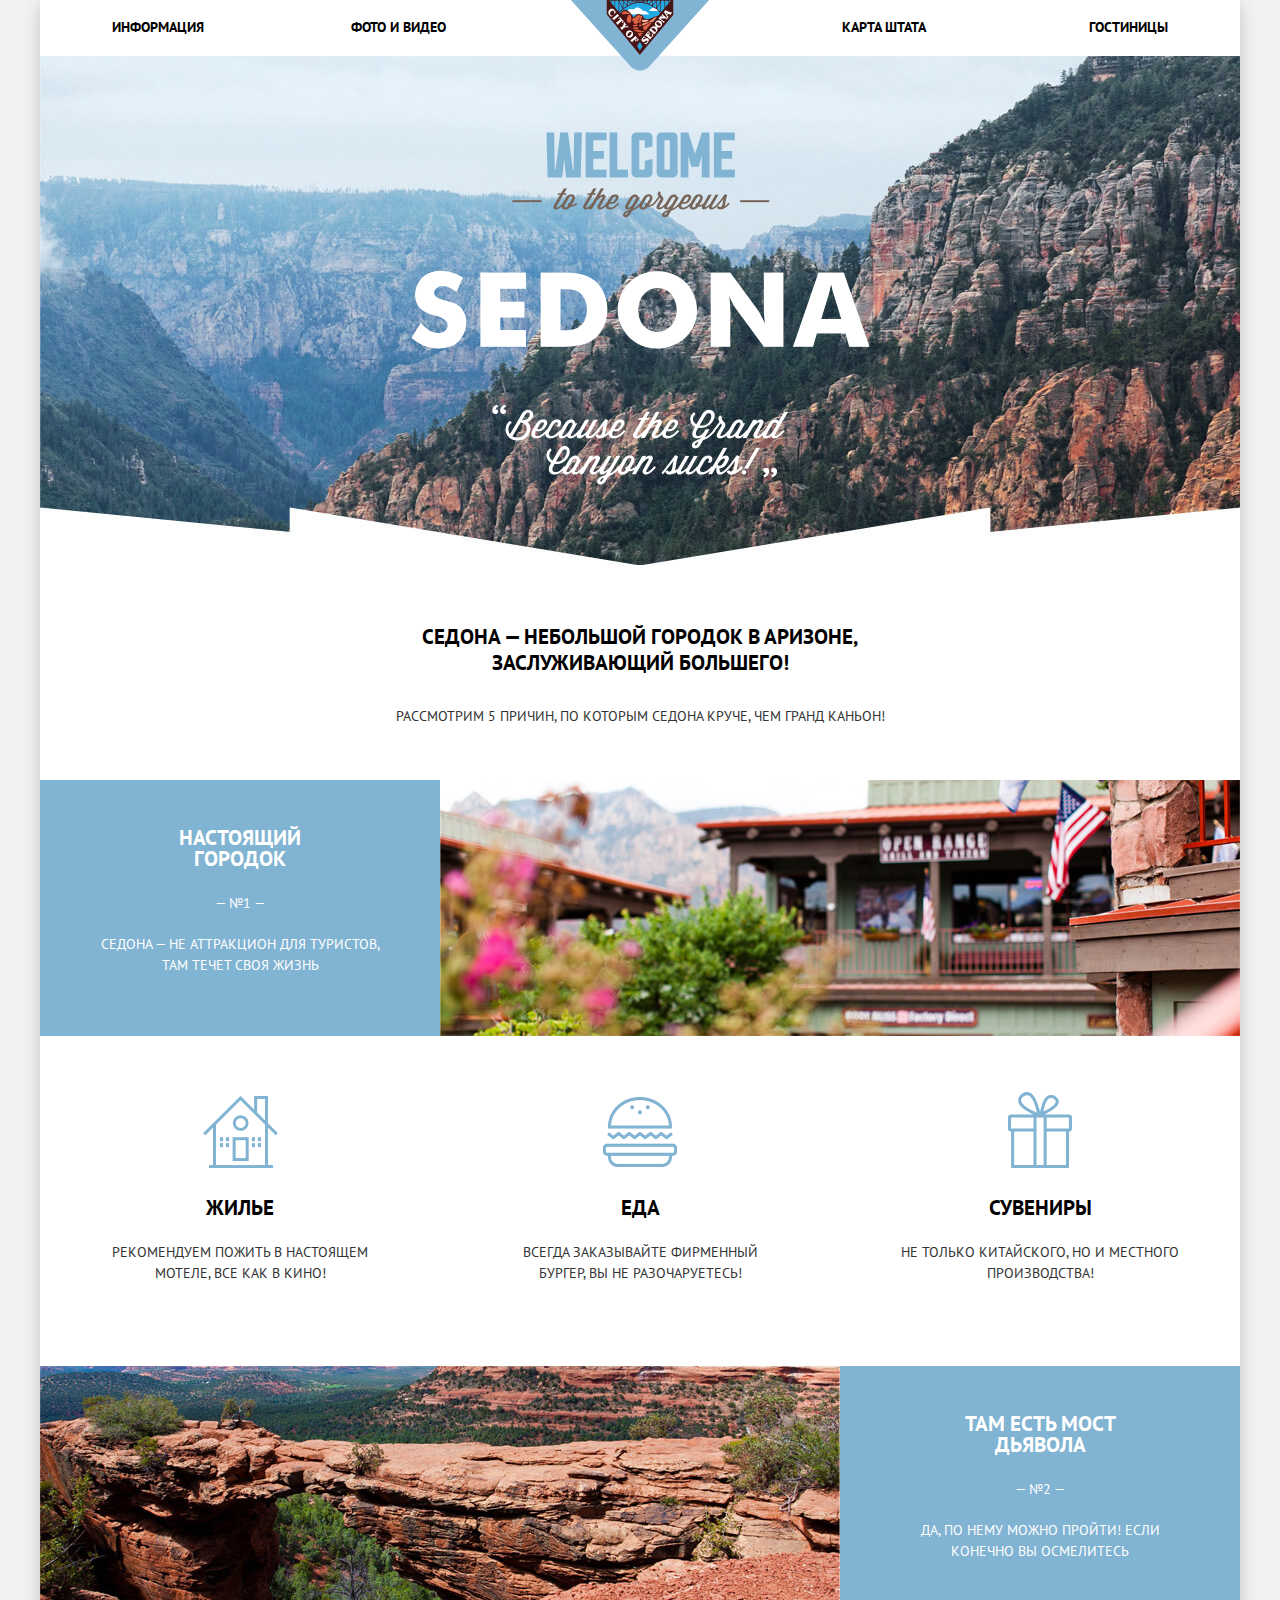
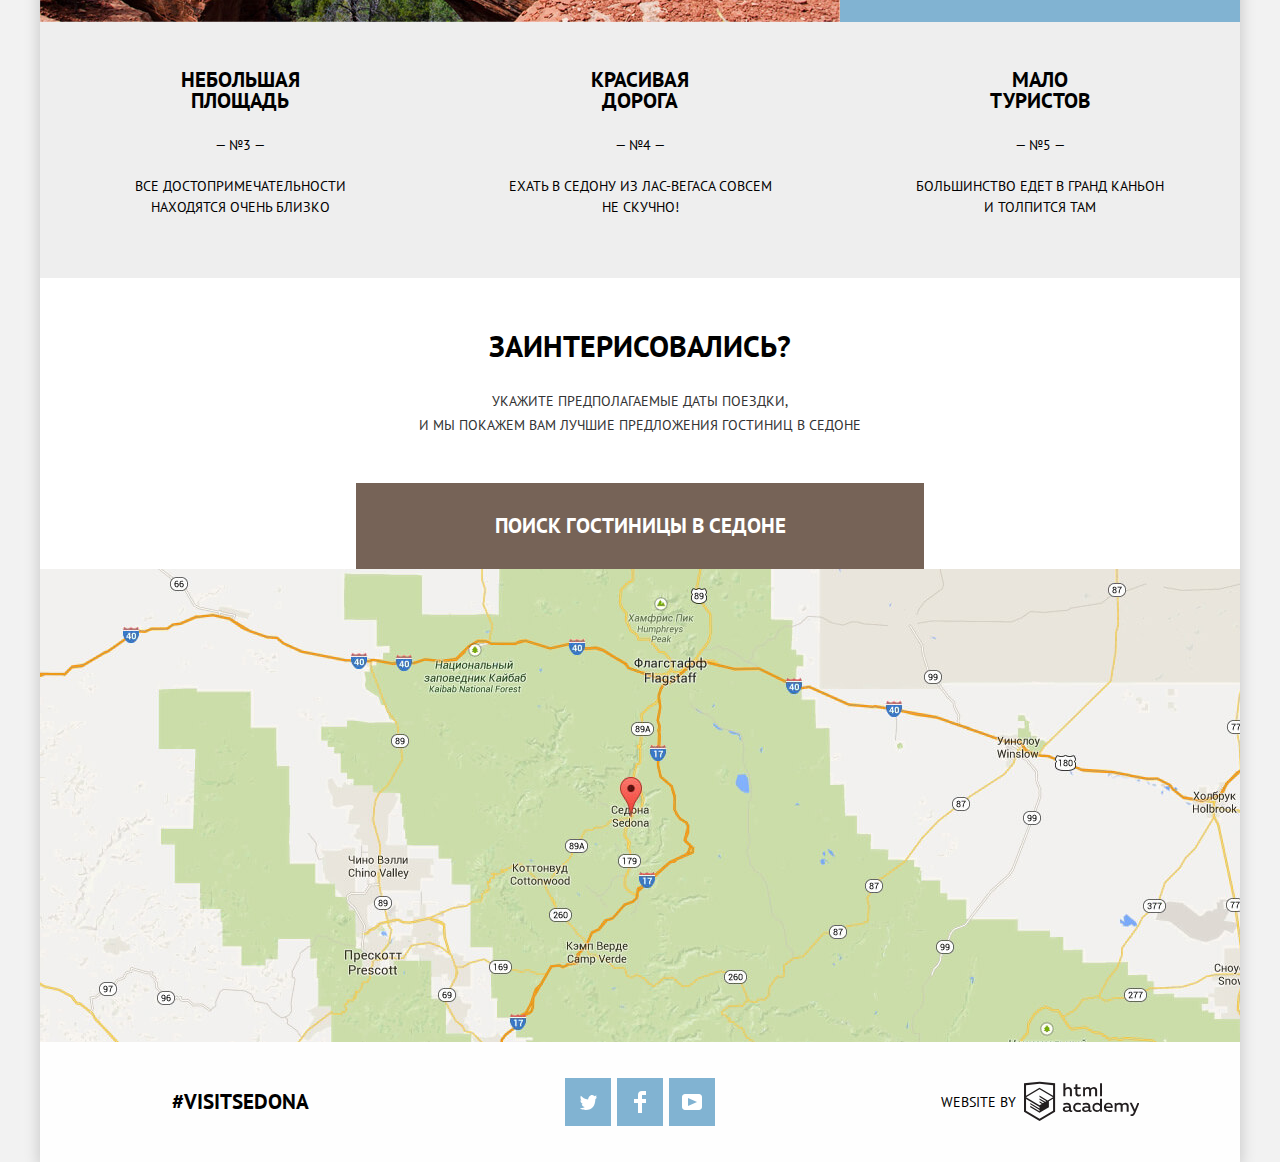
<file: index.html>
<!DOCTYPE html>
<html lang="ru">
  <head>
    <meta charset="utf-8">
    <title>Седона</title>
    <link href="https://fonts.googleapis.com/css?family=PT+Sans:400,700&amp;subset=cyrillic" rel="stylesheet">
    <link rel="stylesheet" href="css/normalize.css">
    <link rel="stylesheet" href="css/style.min.css">
  </head>
  <body>
    <div class="container">
      <header class="main-header">
        <nav class="navigation">
          <a class="logo">
            <img src="img/logo.png" width="140" height="72" alt="Логотип сайта города Седона">
          </a>
          <ul class="navigation-site">
            <li class="navigation-item">
              <a class="navigation-link" href="#">Информация</a>
            </li>
            <li class="navigation-item">
              <a class="navigation-link" href="#">Фото и видео</a>
            </li>
            <li class="navigation-item">
              <a class="navigation-link" href="#">Карта штата</a>
            </li>
            <li class="navigation-item">
              <a class="navigation-link" href="sedona-hotels.html">Гостиницы</a>
            </li>
          </ul>
        </nav>
      </header>
      <main class="index">
        <h1>Седона — небольшой городок в Аризоне, заслуживающий большего!</h1>
        <section class="advantage">
          <h2 class="visually-hidden">Преимущества</h2>
          <p class="advantage-page">Рассмотрим 5 причин, по которым Седона круче, чем гранд каньон!</p>
          <ol class="advantage-list">
            <li class="advantage-item">
              <div class="wrapper-advantage-item">
                <h3 class="advantage-title">Настоящий городок</h3>
                <p class="advantage-number">— №1 —</p>
                <p class="advantage-item-page">Седона — не аттракцион для туристов, там течет своя жизнь</p>
              </div>
              <ul class="advantage-promo">
                <li class="advantage-promo-item">
                  <h3>Жилье</h3>
                  <p>Рекомендуем пожить в настоящем мотеле, все как в кино!</p>
                </li>
                <li class="advantage-promo-item">
                  <h3>Еда</h3>
                  <p>Всегда заказывайте фирменный бургер, вы не разочаруетесь!</p>
                </li>
                <li class="advantage-promo-item">
                  <h3>Сувениры</h3>
                  <p>Не только китайского, но и местного производства!</p>
                </li>
              </ul>
            </li>
            <li class="advantage-item">
              <div class="wrapper-advantage-item">
                <h3 class="advantage-title">Там есть мост дьявола</h3>
                <p class="advantage-number">— №2 —</p>
                <p class="advantage-item-page">Да, по нему можно пройти! Если конечно вы осмелитесь</p>
              </div>
            </li>
            <li class="advantage-item">
              <h3 class="advantage-title">Небольшая площадь</h3>
              <p class="advantage-number">— №3 —</p>
              <p class="advantage-item-page">Все достопримечательности находятся очень близко</p>
            </li>
            <li class="advantage-item">
              <h3 class="advantage-title">Красивая дорога</h3>
              <p class="advantage-number">— №4 —</p>
              <p class="advantage-item-page">Ехать в Седону из Лас-Вегаса совсем не скучно!</p>
            </li>
            <li class="advantage-item">
              <h3 class="advantage-title">Мало туристов</h3>
              <p class="advantage-number">— №5 —</p>
              <p class="advantage-item-page">Большинство едет в гранд каньон и толпится там</p>
            </li>
          </ol>
        </section>
        <section class="search-hotel">
          <h2 class="visually-hidden">Забронировать гостиницу</h2>
          <p class="search-hotel-question">Заинтерисовались?</p>
          <p class="search-hotel-page">Укажите предполагаемые даты поездки,<br> и мы покажем вам лучшие предложения гостиниц в Седоне</p>
          <div class="wrapper-search-hotel">
            <a class="btn btn-brown btn-search-hotel" href="#">Поиск гостиницы в Седоне</a>
            <form class="search-hotel-form" action="https://echo.htmlacademy.ru" method="post">
              <div class="search-hotel-item arrival">
                <label for="arrival">Дата заезда:</label>
                <input type="text" id="arrival" name="arrival" autocomplete="off" value="26 февраля 2019">
                <a class="btn-search-date btn-arrival" href="#">
                  <span class="visually-hidden">Календарь выбора даты заезда</span>
                  <svg xmlns="http://www.w3.org/2000/svg" width="21" height="22"><path fill="#cacaca" d="M19.251 2.025h-2.845V.648c0-.381-.294-.689-.656-.689-.363 0-.656.308-.656.689v1.377h-3.938V.648c0-.381-.294-.689-.655-.689-.363 0-.657.308-.657.689v1.377H5.906V.648c0-.381-.294-.689-.656-.689-.363 0-.657.308-.657.689v1.377H1.75C.784 2.025 0 2.847 0 3.862v16.302C0 21.179.784 22 1.75 22h17.501c.966 0 1.749-.821 1.749-1.836V3.862c0-1.015-.783-1.837-1.749-1.837zm.437 18.139a.448.448 0 0 1-.437.459H1.75a.45.45 0 0 1-.438-.459V3.862a.45.45 0 0 1 .438-.459h2.844v1.378c0 .381.294.689.657.689.362 0 .656-.308.656-.689V3.403h3.938v1.378c0 .381.294.689.657.689.361 0 .655-.308.655-.689V3.403h3.938v1.378c0 .381.293.689.656.689.362 0 .656-.308.656-.689V3.403h2.845c.241 0 .437.206.437.459v16.302z"/><path fill="#cacaca" d="M4.594 8.225h2.625v2.066H4.594zM4.594 11.668h2.625v2.067H4.594zM4.594 15.112h2.625v2.066H4.594zM9.188 15.112h2.625v2.066H9.188zM9.188 11.668h2.625v2.067H9.188zM9.188 8.225h2.625v2.066H9.188zM13.781 15.112h2.625v2.066h-2.625zM13.781 11.668h2.625v2.067h-2.625zM13.781 8.225h2.625v2.066h-2.625z"/></svg>
                </a>
              </div>
              <div class="search-hotel-item departure">
                <label for="departure">Дата выезда:</label>
                <input type="text" id="departure" name="departure" autocomplete="off" value="8 мая 2019">
                <a class="btn-search-date btn-departure" href="#">
                  <span class="visually-hidden">Календарь выбора даты выезда</span>
                  <svg xmlns="http://www.w3.org/2000/svg" width="21" height="22"><path fill="#cacaca" d="M19.251 2.025h-2.845V.648c0-.381-.294-.689-.656-.689-.363 0-.656.308-.656.689v1.377h-3.938V.648c0-.381-.294-.689-.655-.689-.363 0-.657.308-.657.689v1.377H5.906V.648c0-.381-.294-.689-.656-.689-.363 0-.657.308-.657.689v1.377H1.75C.784 2.025 0 2.847 0 3.862v16.302C0 21.179.784 22 1.75 22h17.501c.966 0 1.749-.821 1.749-1.836V3.862c0-1.015-.783-1.837-1.749-1.837zm.437 18.139a.448.448 0 0 1-.437.459H1.75a.45.45 0 0 1-.438-.459V3.862a.45.45 0 0 1 .438-.459h2.844v1.378c0 .381.294.689.657.689.362 0 .656-.308.656-.689V3.403h3.938v1.378c0 .381.294.689.657.689.361 0 .655-.308.655-.689V3.403h3.938v1.378c0 .381.293.689.656.689.362 0 .656-.308.656-.689V3.403h2.845c.241 0 .437.206.437.459v16.302z"/><path fill="#cacaca" d="M4.594 8.225h2.625v2.066H4.594zM4.594 11.668h2.625v2.067H4.594zM4.594 15.112h2.625v2.066H4.594zM9.188 15.112h2.625v2.066H9.188zM9.188 11.668h2.625v2.067H9.188zM9.188 8.225h2.625v2.066H9.188zM13.781 15.112h2.625v2.066h-2.625zM13.781 11.668h2.625v2.067h-2.625zM13.781 8.225h2.625v2.066h-2.625z"/></svg>
                </a>
              </div>
              <p class="search-hotel-item amount-persons">
                <label for="person">Взрослые:</label>
                <input type="number" id="person" name="person" min="0" value="2">
                <button class="btn-person btn-add" type="button"><span class="visually-hidden">Увеличить количество гостей на один</span></button>
                <button class="btn-person btn-subtract" type="button"><span class="visually-hidden">Уменьшить количество гостей на один</span></button>
              </p>
              <p class="search-hotel-item amount-children">
                <label for="children">Дети:</label>
                <input type="number" id="children" name="children" min="0" value="0">
                <button class="btn-children btn-add" type="button"><span class="visually-hidden">Увеличить количество детей на один</span></button>
                <button class="btn-children btn-subtract" type="button"><span class="visually-hidden">Уменьшить количество детей на один</span></button>
              </p>
              <button class="btn btn-blue btn-search-fotm" type="submit">Найти</button>
            </form>
          </div>
        </section>
        <section class="map">
          <h2 class="visually-hidden">Карта нашего местоположения</h2>
          <p class="map-image">
            <img width="1200" height="594" src="img/map.jpg" alt="Карта местоположения города Седона">
          </p>
          <iframe src="https://www.google.com/maps/embed?pb=!1m18!1m12!1m3!1d498629.4797318756!2d-111.97479140551224!3d34.811929352479545!2m3!1f0!2f0!3f0!3m2!1i1024!2i768!4f13.1!3m3!1m2!1s0x872da132f942b00d%3A0x5548c523fa6c8efd!2z0KHQtdC00L7QvdCwLCDQkNGA0LjQt9C-0L3QsCA4NjMzNiwg0KHQqNCQ!5e0!3m2!1sru!2sby!4v1549322125520" width="1200" height="473" style="border:0" allowfullscreen></iframe>
        </section>
      </main>
      <footer class="main-footer">
        <p class="hashtag-sedona">#visitsedona</p>
        <ul class="footer-social">
          <li class="social-item">
            <a class="social-link social-tw" href="#">
              <span class="visually-hidden">Мы в твиттере</span>
              <svg class="social-icon tw-icon" xmlns="http://www.w3.org/2000/svg" xmlns:xlink="http://www.w3.org/1999/xlink" width="17" height="15"><path fill="#000" d="M10.95.144c1.685-.496 2.984.27 3.577 1.179.673-.231 1.331-.481 2.011-.708a2.345 2.345 0 0 1-.857 1.768c.685.17 1.304-.491 1.304-.491-.169 1-1.006 1.788-1.563 2.024-.231 6.75-3.175 11.217-10.077 11.082h-.446c-.41 0-4.164-.46-4.898-1.887 2.271.196 3.893-.422 4.693-1.177-.96-.3-2.679-.477-2.979-2.95.349.106.564.228 1.19.119C1.705 8.247.374 7.53.448 5.33c.285.328 1.067.536 1.34.472C1.085 5.561-.182 2.442.894.85c1.818 1.854 3.735 3.606 7.152 3.773C8.254 2.33 9.183.793 10.95.144z"/></svg>
            </a>
          </li>
          <li class="social-item">
            <a class="social-link social-fb" href="#">
              <span class="visually-hidden">Мы в фейсбуке</span>
              <svg class="social-icon fb-icon" xmlns="http://www.w3.org/2000/svg" width="12" height="22"><path fill="#000" d="M12 4V0H8a4 4 0 0 0-4 4v4H0v4h4v10h4V12h4V8H8V4h4z"/></svg>
            </a>
          </li>
          <li class="social-item">
            <a class="social-link social-youtube" href="#">
              <span class="visually-hidden">Мы на YouTube</span>
              <svg class="social-icon youtube-icon" xmlns="http://www.w3.org/2000/svg" xmlns:xlink="http://www.w3.org/1999/xlink" width="20" height="16"><path fill="#000" d="M17 0H3C1.35 0 0 1.35 0 3v10c0 1.65 1.35 3 3 3h14c1.65 0 3-1.35 3-3V3c0-1.65-1.35-3-3-3zM6.027 11.998V4.002L15.014 8l-8.987 3.998z"/></svg>
            </a>
          </li>
        </ul>
        <p class="copyright">
          website by
          <a class="copyright-link" href="#">
            <svg xmlns="http://www.w3.org/2000/svg" width="115" height="41" viewBox="0 0 113 39"><path  fill="#231f20" d="M46.84 28.22a2.07 2.07 0 0 0 .58-.11v1.4a3.41 3.41 0 0 1-1.24.22 1.75 1.75 0 0 1-1.75-1 5.08 5.08 0 0 1-3.3 1.13c-1.59 0-3.06-.87-3.06-2.68 0-2.24 2.08-2.93 3.9-2.93a11.63 11.63 0 0 1 2.28.26v-.31c0-1.09-.8-1.86-2.3-1.86a7.79 7.79 0 0 0-3.15.67v-1.79a10.72 10.72 0 0 1 3.35-.58c2.48 0 4 1.18 4 3.83v3.14a.57.57 0 0 0 .69.61zm-6.76-1.19a1.42 1.42 0 0 0 1.64 1.29 3.56 3.56 0 0 0 2.53-1v-1.51a10.21 10.21 0 0 0-1.9-.22c-1.1.01-2.27.35-2.27 1.45zM53.06 20.62a5.29 5.29 0 0 1 2.7.67v1.79a4.28 4.28 0 0 0-2.42-.73 2.89 2.89 0 1 0 0 5.76 5.26 5.26 0 0 0 2.55-.67v1.8a6.58 6.58 0 0 1-2.9.6 4.42 4.42 0 0 1-4.72-4.54 4.54 4.54 0 0 1 4.79-4.68zM65.84 28.22a2.07 2.07 0 0 0 .58-.11v1.4a3.41 3.41 0 0 1-1.24.22 1.75 1.75 0 0 1-1.75-1 5.08 5.08 0 0 1-3.3 1.13c-1.59 0-3.06-.87-3.06-2.68 0-2.24 2.08-2.93 3.9-2.93a11.63 11.63 0 0 1 2.28.26v-.31c0-1.09-.8-1.86-2.3-1.86a7.79 7.79 0 0 0-3.15.67v-1.79a10.72 10.72 0 0 1 3.35-.58c2.48 0 4 1.18 4 3.83v3.14a.57.57 0 0 0 .69.61zm-6.76-1.19a1.42 1.42 0 0 0 1.64 1.29 3.56 3.56 0 0 0 2.53-1v-1.51a10.21 10.21 0 0 0-1.9-.22c-1.11.01-2.27.35-2.27 1.45zM76.67 16.85v12.76h-1.76v-1.39a4.07 4.07 0 0 1-3.35 1.62 4.62 4.62 0 0 1 0-9.22 4 4 0 0 1 3.15 1.37v-5.14h2zm-4.76 5.48a2.9 2.9 0 0 0 0 5.8 3 3 0 0 0 2.79-1.84v-2.13a3.06 3.06 0 0 0-2.79-1.83zM82.99 20.62c3.48 0 4.68 2.81 4.12 5.34h-6.58c.22 1.57 1.75 2.22 3.35 2.22a6.41 6.41 0 0 0 2.77-.62v1.68a7.5 7.5 0 0 1-3.14.6c-2.68 0-5-1.53-5-4.61a4.39 4.39 0 0 1 4.48-4.61zm.09 1.62a2.39 2.39 0 0 0-2.57 2.26h4.85a2.06 2.06 0 0 0-2.28-2.26zM89.1 29.61v-8.75h1.73v1.09a4 4 0 0 1 2.92-1.33 3 3 0 0 1 2.73 1.4 4.33 4.33 0 0 1 3.06-1.4 3.21 3.21 0 0 1 3.32 3.52v5.47h-2V24.2a1.67 1.67 0 0 0-1.73-1.84 2.94 2.94 0 0 0-2.17 1.18V29.61h-2V24.2a1.67 1.67 0 0 0-1.73-1.84 3.11 3.11 0 0 0-2.32 1.35v5.91h-2zM111.47 20.86h2l-4.1 9.93c-.95 2.28-2.19 3-3.52 3a5 5 0 0 1-1.15-.15v-1.66a3 3 0 0 0 .89.13c.95 0 1.66-.67 2.17-2l.18-.44-4.16-8.82h2.13l3 6.6zM40.66 1.53v5a4 4 0 0 1 2.83-1.2A3.41 3.41 0 0 1 47.1 8.9v5.41h-2V9.15a1.9 1.9 0 0 0-2-2.1 3.08 3.08 0 0 0-2.44 1.46v5.8h-2V1.53h2zM52.43 2.42v3.12h3.17v1.71h-3.17v4c0 1.15.53 1.53 1.66 1.53a4.71 4.71 0 0 0 1.77-.35v1.68a7.14 7.14 0 0 1-2.35.38 2.68 2.68 0 0 1-3-2.88V7.23h-1.6V5.52h1.57V2.88zM58.1 14.29V5.54h1.73v1.09a4 4 0 0 1 2.92-1.33 3 3 0 0 1 2.73 1.4 4.33 4.33 0 0 1 3.06-1.4 3.21 3.21 0 0 1 3.32 3.52v5.47h-2V8.88a1.67 1.67 0 0 0-1.73-1.84 2.94 2.94 0 0 0-2.17 1.18V14.29h-2V8.88a1.67 1.67 0 0 0-1.73-1.84 3.11 3.11 0 0 0-2.32 1.35v5.91h-2zM74.72 1.52h1.95v12.76h-1.95zM15.44.02h-.16L0 1.62v28l15.28 9.09 15.28-9.09v-28zm13.12 28.45l-13.28 7.9L2 28.47V16.99l13.22 7.87v1.43l-9.07-5.4v1.38l9.11 5.47v1.46l-9.1-5.42v1.38l9.11 5.47 9.19-5.5V19.22l4.1-2.45v11.67zm0-13.16l-3.65 2.14-1.68 1-8-4.76v1.38l6.84 4.07h-.06l-.15.09-1 .57-5.64-3.36v1.38l4.45 2.65-1.05.7-3.36-2v1.38l2.21 1.3-2.25 1.35-13.16-7.82 13.17-7.92zm0-1.39L15.21 6.05l-13.2 7.86V3.41l13.28-1.39 13.28 1.39v10.51z"/></svg>
          </a>
        </p>
      </footer>
    </div>
    <template id="caledar-template">
      <div class="calendar">
        <div class="calendar-top">
          <button class="btn-calendar btn-left" type="button"></button>
          <p class="calendar-date">
            <span class="calendar-month"></span>
            <span class="calendar-year"></span>
          </p>
          <button class="btn-calendar btn-right" type="button"></button>
        </div>
        <div class="calendar-body">
          <table class="calendar-day">
            <tr>
              <th>ПН</th>
              <th>ВТ</th>
              <th>СР</th>
              <th>ЧТ</th>
              <th>ПТ</th>
              <th>СБ</th>
              <th>ВС</th>
            </tr>
          </table>
        </div>
      </div>
    </template>
    <script src="js/amountPeople.min.js"></script>
    <script src="js/script.min.js"></script>
    <script src="js/fieldsForm.min.js"></script>
    <script src="js/openCalendar.min.js"></script>
    <script src="js/changeDate.min.js"></script>
    <script src="js/leafCalendar.min.js"></script>
  </body>
</html>
</file>
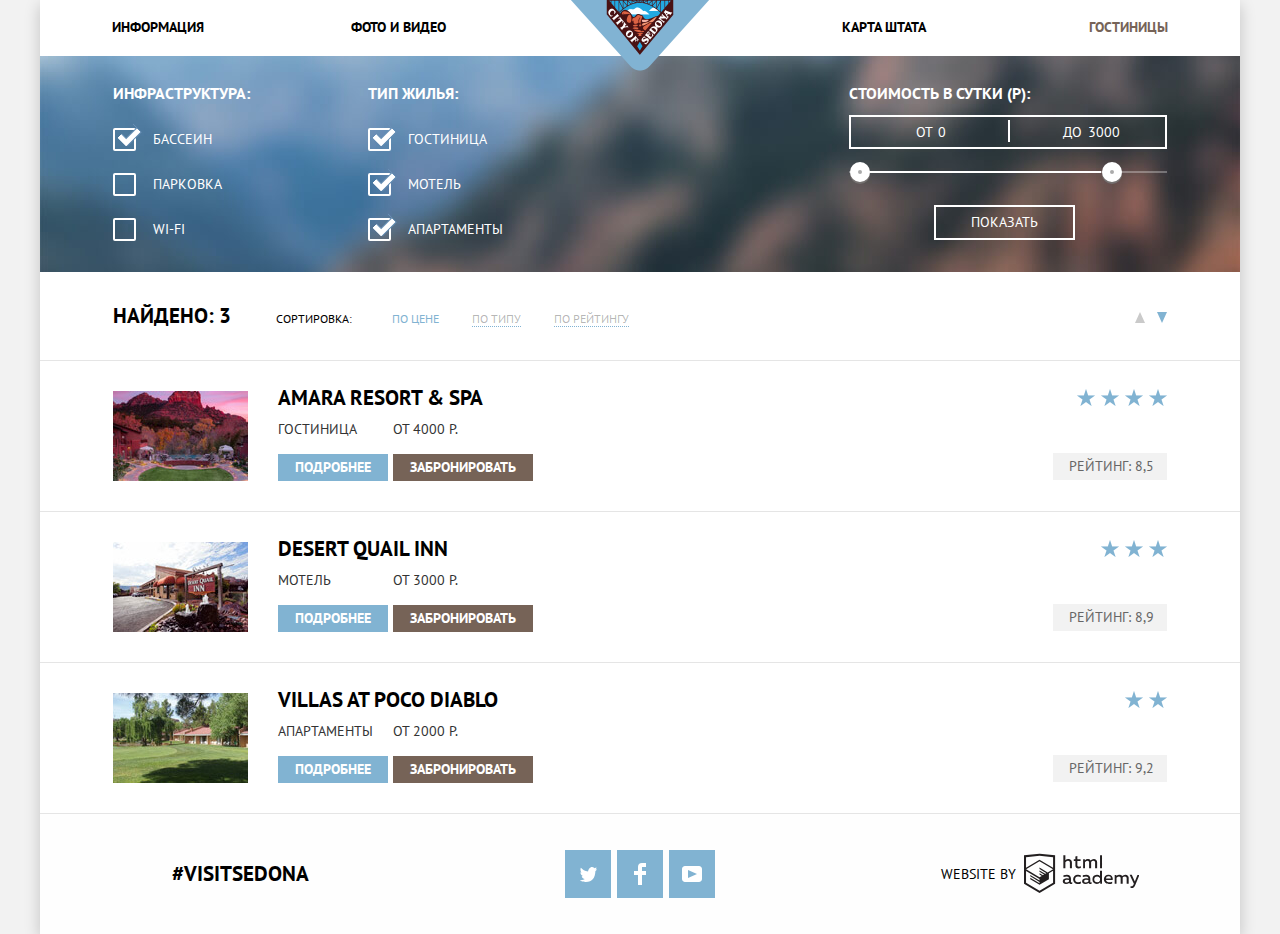
<file: sedona-hotels.html>
<!DOCTYPE html>
<html lang="ru">
  <head>
    <meta charset="utf-8">
    <title>Седона</title>
    <link href="https://fonts.googleapis.com/css?family=PT+Sans:400,700&amp;subset=cyrillic" rel="stylesheet">
    <link rel="stylesheet" href="css/normalize.css">
    <link rel="stylesheet" href="css/style.min.css">
  </head>
  <body>
    <div class="container">
      <header class="main-header">
        <nav class="navigation">
          <a class="logo" href="index.html">
            <img src="img/logo.png" width="140" height="72" alt="Логотип сайта города Седона">
          </a>
          <ul class="navigation-site">
            <li class="navigation-item">
              <a class="navigation-link" href="#">Информация</a>
            </li>
            <li class="navigation-item">
              <a class="navigation-link" href="#">Фото и видео</a>
            </li>
            <li class="navigation-item">
              <a class="navigation-link" href="#">Карта штата</a>
            </li>
            <li class="navigation-item">
              <a class="navigation-link navigation-current" href="#">Гостиницы</a>
            </li>
          </ul>
        </nav>
      </header>
      <main>
        <h1 class="visually-hidden">Гостиницы в Седоне</h1>
        <section class="filter-hotel">
          <h2 class="visually-hidden">Фильтр гостиниц</h2>
          <form class="filter-hotel-form" action="https://echo.htmlacademy.ru" method="post">
            <div class="filter-item filter-infrastructure">
              <h3 class="filter-title">Инфраструктура:</h3>
              <ul class="infrastructure-list">
                <li class="infrastructure-item">
                  <input class="visually-hidden" type="checkbox" id="basin" name="basin" checked>
                  <label for="basin">Бассеин</label>
                </li>
                <li class="infrastructure-item">
                  <input class="visually-hidden" type="checkbox" id="parking" name="parking">
                  <label for="parking">Парковка</label>
                </li>
                <li class="infrastructure-item">
                  <input class="visually-hidden" type="checkbox" id="wifi" name="wifi">
                  <label for="wifi">Wi-Fi</label>
                </li>
              </ul>
            </div>
            <div class="filter-item filter-type-hous">
              <h3 class="filter-title">Тип жилья:</h3>
              <ul class="type-hous-list">
                <li class="type-hous-item">
                  <input class="visually-hidden" type="checkbox" id="hotel" name="hotel" checked>
                  <label for="hotel">Гостиница</label>
                </li>
                <li class="type-hous-item">
                  <input class="visually-hidden" type="checkbox" id="motel" name="motel" checked>
                  <label for="motel">Мотель</label>
                </li>
                <li class="type-hous-item">
                  <input class="visually-hidden" type="checkbox" id="apartments" name="apartments" checked>
                  <label for="apartments">Апартаменты</label>
                </li>
              </ul>
            </div>
            <div class="wrapper-filter">
              <div class="filter-item filter-cost">
                <h3 class="filter-title">Стоимость в сутки (Р):</h3>
                <div class="cost-input">
                  <p class="cost-min">
                    <label for="input-min">от</label>
                    <input class="input-min" type="text" id="input-min" name="cost-min" value="0" pattern="[0-9]{0,100}">
                  </p>
                  <p class="cost-max">
                    <label for="input-max">до</label>
                    <input class="input-max" type="text" id="input-max" name="cost-max" value="3000" pattern="[0-9]{0,100}">
                  </p>
                </div>
                <p class="slider-min-max">
                  <button class="slider-min" type="button"><span class="visually-hidden">левый ползунок</span></button>
                  <span class="line"></span>
                  <button class="slider-max" type="button"><span class="visually-hidden">правый ползунок</span></button>
                </p>
              </div>
              <button class="btn-filter" type="submit">Показать</button>
            </div>
          </form>
        </section>
        <section class="sorting">
          <h2 class="sorting-title">Сортировка:</h2>
          <p class="sorting-result">Найдено: <span class="sorting-amount">3</span></p>
          <ul class="sorting-list">
            <li class="sorting-item sorting-cost sorting-active">
              <a href="#">По цене</a>
            </li>
            <li class="sorting-item sorting-type">
              <a href="#">По типу</a>
            </li>
            <li class="sorting-item sorting-rating">
              <a href="#">По рейтингу</a>
            </li>
          </ul>
          <ul class="sorting-seriatim">
            <li class="sorting-descending">
              <a href="#"><span class="visually-hidden">По возрастанию</span></a>
            </li>
            <li class="sorting-ascending sorting-seriatim-active">
              <a href="#"><span class="visually-hidden">По убыванию</span></a>
            </li>
          </ul>
        </section>
        <section class="hotels">
          <h2 class="visually-hidden">Список отелей</h2>
          <ul class="hotels-list">
            <li class="hotels-item">
              <p class="hotel-image">
                <img width="135" height="90" src="img/AmaraResortSpa.jpg" alt="Гостиница Amara Resort & Spa">
              </p>
              <div class="hotel-info">
                <h3 class="hotel-title"><a href="#">Amara Resort & Spa</a></h3>
                <div class="wrapper-hotel-info">
                  <p class="hotel-info-type">Гостиница</p>
                  <a class="btn btn-blue btn-detailede-hotel" href="#">Подробнее</a>
                </div>
                <div class="wrapper-hotel-info">
                  <p class="price-hotel">от <span class="price">4000</span> р.</p>
                  <a class="btn btn-brown btn-detailede-hotel" href="#">Забронировать</a>
                </div>
              </div>
              <div class="rating">
                <h3 class="visually-hidden">Рейтинг гостиницы</h3>
                <ul class="star-list">
                  <li class="star-item"><span class="visually-hidden">Звезда рейтинга гостиницы</span></li>
                  <li class="star-item"><span class="visually-hidden">Звезда рейтинга гостиницы</span></li>
                  <li class="star-item"><span class="visually-hidden">Звезда рейтинга гостиницы</span></li>
                  <li class="star-item"><span class="visually-hidden">Звезда рейтинга гостиницы</span></li>
                </ul>
                <p class="hotel-rating">Рейтинг: <span class="hotel-rating-amount">8,5</span></p>
              </div>
            </li>
            <li class="hotels-item">
              <p class="hotel-image">
                <img width="135" height="90" src="img/DesertQuailInn.jpg" alt="Мотель Desert Quail Inn">
              </p>
              <div class="hotel-info">
                <h3 class="hotel-title"><a href="#">Desert Quail Inn</a></h3>
                <div class="wrapper-hotel-info">
                  <p class="hotel-info-type">Мотель</p>
                  <a class="btn btn-blue btn-detailede-hotel" href="#">Подробнее</a>
                </div>
                <div class="wrapper-hotel-info">
                  <p class="price-hotel">от <span class="price">3000</span> р.</p>
                  <a class="btn btn-brown btn-detailede-hotel" href="#">Забронировать</a>
                </div>
              </div>
              <div class="rating">
                <h3 class="visually-hidden">Рейтинг гостиницы</h3>
                <ul class="star-list">
                  <li class="star-item"><span class="visually-hidden">Звезда рейтинга гостиницы</span></li>
                  <li class="star-item"><span class="visually-hidden">Звезда рейтинга гостиницы</span></li>
                  <li class="star-item"><span class="visually-hidden">Звезда рейтинга гостиницы</span></li>
                </ul>
                <p class="hotel-rating">Рейтинг: <span class="hotel-rating-amount">8,9</span></p>
              </div>
            </li>
            <li class="hotels-item">
              <p class="hotel-image">
                <img width="135" height="90" src="img/VillasPocoDiablo.jpg" alt="Апартаменты Villas at Poco Diablo">
              </p>
              <div class="hotel-info">
                <h3 class="hotel-title"><a href="#">Villas at Poco Diablo</a></h3>
                <div class="wrapper-hotel-info">
                  <p class="hotel-info-type">Апартаменты</p>
                  <a class="btn btn-blue btn-detailede-hotel" href="#">Подробнее</a>
                </div>
                <div class="wrapper-hotel-info">
                  <p class="price-hotel">от <span class="price">2000</span> р.</p>
                  <a class="btn btn-brown btn-detailede-hotel" href="#">Забронировать</a>
                </div>
              </div>
              <div class="rating">
                <h3 class="visually-hidden">Рейтинг гостиницы</h3>
                <ul class="star-list">
                  <li class="star-item"><span class="visually-hidden">Звезда рейтинга гостиницы</span></li>
                  <li class="star-item"><span class="visually-hidden">Звезда рейтинга гостиницы</span></li>
                </ul>
                <p class="hotel-rating">Рейтинг: <span class="hotel-rating-amount">9,2</span></p>
              </div>
            </li>
          </ul>
        </section>
      </main>
      <footer class="main-footer">
        <p class="hashtag-sedona">#visitsedona</p>
        <ul class="footer-social">
          <li class="social-item">
            <a class="social-link social-tw" href="#">
              <span class="visually-hidden">Мы в твиттере</span>
              <svg class="social-icon tw-icon" xmlns="http://www.w3.org/2000/svg" xmlns:xlink="http://www.w3.org/1999/xlink" width="17" height="15"><path fill="#000" d="M10.95.144c1.685-.496 2.984.27 3.577 1.179.673-.231 1.331-.481 2.011-.708a2.345 2.345 0 0 1-.857 1.768c.685.17 1.304-.491 1.304-.491-.169 1-1.006 1.788-1.563 2.024-.231 6.75-3.175 11.217-10.077 11.082h-.446c-.41 0-4.164-.46-4.898-1.887 2.271.196 3.893-.422 4.693-1.177-.96-.3-2.679-.477-2.979-2.95.349.106.564.228 1.19.119C1.705 8.247.374 7.53.448 5.33c.285.328 1.067.536 1.34.472C1.085 5.561-.182 2.442.894.85c1.818 1.854 3.735 3.606 7.152 3.773C8.254 2.33 9.183.793 10.95.144z"/></svg>
            </a>
          </li>
          <li class="social-item">
            <a class="social-link social-fb" href="#">
              <span class="visually-hidden">Мы в фейсбуке</span>
              <svg class="social-icon fb-icon" xmlns="http://www.w3.org/2000/svg" width="12" height="22"><path fill="#000" d="M12 4V0H8a4 4 0 0 0-4 4v4H0v4h4v10h4V12h4V8H8V4h4z"/></svg>
            </a>
          </li>
          <li class="social-item">
            <a class="social-link social-youtube" href="#">
              <span class="visually-hidden">Мы на YouTube</span>
              <svg class="social-icon youtube-icon" xmlns="http://www.w3.org/2000/svg" xmlns:xlink="http://www.w3.org/1999/xlink" width="20" height="16"><path fill="#000" d="M17 0H3C1.35 0 0 1.35 0 3v10c0 1.65 1.35 3 3 3h14c1.65 0 3-1.35 3-3V3c0-1.65-1.35-3-3-3zM6.027 11.998V4.002L15.014 8l-8.987 3.998z"/></svg>
            </a>
          </li>
        </ul>
        <p class="copyright">
          website by
          <a class="copyright-link" href="#">
            <svg xmlns="http://www.w3.org/2000/svg" width="115" height="41" viewBox="0 0 113 39"><path  fill="#231f20" d="M46.84 28.22a2.07 2.07 0 0 0 .58-.11v1.4a3.41 3.41 0 0 1-1.24.22 1.75 1.75 0 0 1-1.75-1 5.08 5.08 0 0 1-3.3 1.13c-1.59 0-3.06-.87-3.06-2.68 0-2.24 2.08-2.93 3.9-2.93a11.63 11.63 0 0 1 2.28.26v-.31c0-1.09-.8-1.86-2.3-1.86a7.79 7.79 0 0 0-3.15.67v-1.79a10.72 10.72 0 0 1 3.35-.58c2.48 0 4 1.18 4 3.83v3.14a.57.57 0 0 0 .69.61zm-6.76-1.19a1.42 1.42 0 0 0 1.64 1.29 3.56 3.56 0 0 0 2.53-1v-1.51a10.21 10.21 0 0 0-1.9-.22c-1.1.01-2.27.35-2.27 1.45zM53.06 20.62a5.29 5.29 0 0 1 2.7.67v1.79a4.28 4.28 0 0 0-2.42-.73 2.89 2.89 0 1 0 0 5.76 5.26 5.26 0 0 0 2.55-.67v1.8a6.58 6.58 0 0 1-2.9.6 4.42 4.42 0 0 1-4.72-4.54 4.54 4.54 0 0 1 4.79-4.68zM65.84 28.22a2.07 2.07 0 0 0 .58-.11v1.4a3.41 3.41 0 0 1-1.24.22 1.75 1.75 0 0 1-1.75-1 5.08 5.08 0 0 1-3.3 1.13c-1.59 0-3.06-.87-3.06-2.68 0-2.24 2.08-2.93 3.9-2.93a11.63 11.63 0 0 1 2.28.26v-.31c0-1.09-.8-1.86-2.3-1.86a7.79 7.79 0 0 0-3.15.67v-1.79a10.72 10.72 0 0 1 3.35-.58c2.48 0 4 1.18 4 3.83v3.14a.57.57 0 0 0 .69.61zm-6.76-1.19a1.42 1.42 0 0 0 1.64 1.29 3.56 3.56 0 0 0 2.53-1v-1.51a10.21 10.21 0 0 0-1.9-.22c-1.11.01-2.27.35-2.27 1.45zM76.67 16.85v12.76h-1.76v-1.39a4.07 4.07 0 0 1-3.35 1.62 4.62 4.62 0 0 1 0-9.22 4 4 0 0 1 3.15 1.37v-5.14h2zm-4.76 5.48a2.9 2.9 0 0 0 0 5.8 3 3 0 0 0 2.79-1.84v-2.13a3.06 3.06 0 0 0-2.79-1.83zM82.99 20.62c3.48 0 4.68 2.81 4.12 5.34h-6.58c.22 1.57 1.75 2.22 3.35 2.22a6.41 6.41 0 0 0 2.77-.62v1.68a7.5 7.5 0 0 1-3.14.6c-2.68 0-5-1.53-5-4.61a4.39 4.39 0 0 1 4.48-4.61zm.09 1.62a2.39 2.39 0 0 0-2.57 2.26h4.85a2.06 2.06 0 0 0-2.28-2.26zM89.1 29.61v-8.75h1.73v1.09a4 4 0 0 1 2.92-1.33 3 3 0 0 1 2.73 1.4 4.33 4.33 0 0 1 3.06-1.4 3.21 3.21 0 0 1 3.32 3.52v5.47h-2V24.2a1.67 1.67 0 0 0-1.73-1.84 2.94 2.94 0 0 0-2.17 1.18V29.61h-2V24.2a1.67 1.67 0 0 0-1.73-1.84 3.11 3.11 0 0 0-2.32 1.35v5.91h-2zM111.47 20.86h2l-4.1 9.93c-.95 2.28-2.19 3-3.52 3a5 5 0 0 1-1.15-.15v-1.66a3 3 0 0 0 .89.13c.95 0 1.66-.67 2.17-2l.18-.44-4.16-8.82h2.13l3 6.6zM40.66 1.53v5a4 4 0 0 1 2.83-1.2A3.41 3.41 0 0 1 47.1 8.9v5.41h-2V9.15a1.9 1.9 0 0 0-2-2.1 3.08 3.08 0 0 0-2.44 1.46v5.8h-2V1.53h2zM52.43 2.42v3.12h3.17v1.71h-3.17v4c0 1.15.53 1.53 1.66 1.53a4.71 4.71 0 0 0 1.77-.35v1.68a7.14 7.14 0 0 1-2.35.38 2.68 2.68 0 0 1-3-2.88V7.23h-1.6V5.52h1.57V2.88zM58.1 14.29V5.54h1.73v1.09a4 4 0 0 1 2.92-1.33 3 3 0 0 1 2.73 1.4 4.33 4.33 0 0 1 3.06-1.4 3.21 3.21 0 0 1 3.32 3.52v5.47h-2V8.88a1.67 1.67 0 0 0-1.73-1.84 2.94 2.94 0 0 0-2.17 1.18V14.29h-2V8.88a1.67 1.67 0 0 0-1.73-1.84 3.11 3.11 0 0 0-2.32 1.35v5.91h-2zM74.72 1.52h1.95v12.76h-1.95zM15.44.02h-.16L0 1.62v28l15.28 9.09 15.28-9.09v-28zm13.12 28.45l-13.28 7.9L2 28.47V16.99l13.22 7.87v1.43l-9.07-5.4v1.38l9.11 5.47v1.46l-9.1-5.42v1.38l9.11 5.47 9.19-5.5V19.22l4.1-2.45v11.67zm0-13.16l-3.65 2.14-1.68 1-8-4.76v1.38l6.84 4.07h-.06l-.15.09-1 .57-5.64-3.36v1.38l4.45 2.65-1.05.7-3.36-2v1.38l2.21 1.3-2.25 1.35-13.16-7.82 13.17-7.92zm0-1.39L15.21 6.05l-13.2 7.86V3.41l13.28-1.39 13.28 1.39v10.51z"/></svg>
          </a>
        </p>
      </footer>
    </div>
    <script src="js/movementSlider.min.js"></script>
  </body>
</html>
</file>
<file: css/style.min.css>
body{margin:0;min-width:1280px;font-family:'PT Sans',Arial,sans-serif;font-size:14px;font-weight:400;color:#000;line-height:21px;text-transform:uppercase;background-color:#f2f2f2}.visually-hidden:not(:focus):not(:active),input[type="checkbox"].visually-hidden,input[type="radio"].visually-hidden{position:absolute;width:1px;height:1px;margin:-1px;border:0;padding:0;white-space:nowrap;text-transform:none;-webkit-clip-path:inset(100%);clip-path:inset(100%);clip:rect(0 0 0 0);overflow:hidden}img{max-width:100%;height:auto}a{text-decoration:none}.btn{display:block;color:#fff;font-weight:700;text-align:center}.btn-blue{background-color:#81b3d2}.btn-blue:hover{background-color:#669ec0}.btn-blue:active{color:rgba(255,255,255,0.3);background-color:#5496bd}.btn-brown{background-color:#766357}.btn-brown:hover{background-color:#604e43}.btn-brown:active{color:rgba(255,255,255,0.3);background-color:#503e33}.container{position:relative;margin:0 auto;width:1200px;background-color:#fff;-webkit-box-shadow:0 5px 15px rgba(0,1,1,0.2);box-shadow:0 5px 15px rgba(0,1,1,0.2)}.navigation{position:relative}.logo{position:absolute;top:0;left:50%;width:140px;height:72px;margin-left:-70px}.navigation-site{display:-webkit-box;display:-ms-flexbox;display:flex;-ms-flex-wrap:wrap;flex-wrap:wrap;margin:0;padding:0;font-weight:700;line-height:26px;list-style:none}.navigation-item{padding:14px 0;padding-bottom:16px;padding-left:72px;width:239px;-webkit-box-sizing:border-box;box-sizing:border-box}.navigation-item:nth-child(2){margin-right:auto}.navigation-item:nth-child(3n),.navigation-item:nth-child(4n){padding-left:0;padding-right:72px;text-align:right}.navigation-item:nth-child(3){padding-right:75px}.navigation-link{color:#000}.navigation-link:not(.navigation-current):hover{color:#81b3d2}.navigation-link:not(.navigation-current):active{color:#000;opacity:.3}.navigation-current{color:#766357}.index{padding-top:568px;background-image:url(../img/bg-welcome.png),url(../img/bg-main-index.jpg);background-position:top 76px center,top center;background-repeat:no-repeat}.index h1{margin:0 380px;margin-bottom:27px;font-size:21px;font-weight:700;line-height:26px;text-align:center}.advantage-page{margin:0;margin-bottom:51px;color:#333;line-height:26px;text-align:center}.advantage-list{display:-webkit-box;display:-ms-flexbox;display:flex;-ms-flex-wrap:wrap;flex-wrap:wrap;margin:0;padding:0;list-style:none}.advantage-item{width:400px;background-color:#eee}.advantage-item:first-child,.advantage-item:nth-child(2){width:100%}.advantage-item:first-child .wrapper-advantage-item{padding-right:800px;color:#fff;background-color:#81b3d2;background-image:url(../img/bg-advantage1.jpg);background-position:right top;background-repeat:no-repeat}.advantage-item:nth-child(2) .wrapper-advantage-item{padding-left:800px;color:#fff;background-color:#81b3d2;background-image:url(../img/bg-advantage2.jpg);background-position:left top;background-repeat:no-repeat}.advantage-title{margin:0 auto;margin-bottom:24px;padding-top:47px;width:151px;font-size:21px;font-weight:700;line-height:21px;text-align:center}.advantage-number{margin:0;margin-bottom:20px;text-align:center}.advantage-item-page{margin:0;padding:0 48px;padding-bottom:60px;text-align:center}.advantage-item:nth-child(3) .advantage-item-page,.advantage-item:nth-child(4) .advantage-item-page{padding:0 60px;padding-bottom:60px}.advantage-item:nth-child(5) .advantage-item-page{padding:0 72px;padding-bottom:60px}.advantage-promo{display:-webkit-box;display:-ms-flexbox;display:flex;-ms-flex-wrap:wrap;flex-wrap:wrap;margin:0;padding:0;background-color:#fff;list-style:none}.advantage-promo-item{padding-top:161px;width:400px;background-position:top 56px center;background-repeat:no-repeat}.advantage-promo-item:first-child{background-image:url(../img/home-icon.png);background-position:top 60px center}.advantage-promo-item:nth-child(2){background-image:url(../img/food-icon.png);background-position:top 61px center}.advantage-promo-item:nth-child(3){background-image:url(../img/souvenir-icon.png);background-position:top 56px center}.advantage-promo-item h3{margin:0;margin-bottom:24px;font-size:21px;font-weight:700;line-height:21px;text-align:center}.advantage-promo-item p{margin:0 auto;margin-bottom:82px;width:285px;color:#333;text-align:center}.search-hotel{display:-webkit-box;display:-ms-flexbox;display:flex;-webkit-box-orient:vertical;-webkit-box-direction:normal;-ms-flex-direction:column;flex-direction:column;-webkit-box-align:center;-ms-flex-align:center;align-items:center;padding-top:50px}.search-hotel-question{margin:0;margin-bottom:25px;font-size:30px;font-weight:700;line-height:36px}.search-hotel-page{margin:0;margin-bottom:46px;color:#333;line-height:24px;text-align:center}.wrapper-search-hotel{position:relative}.btn-search-hotel{padding:30px;width:568px;-webkit-box-sizing:border-box;box-sizing:border-box;font-size:21px;line-height:26px}.search-hotel-form{position:absolute;z-index:1;display:none;-ms-flex-wrap:wrap;flex-wrap:wrap;padding:55px;width:458px;background-color:#fff;-webkit-box-shadow:0 7px 15px rgba(0,1,1,0.15);box-shadow:0 7px 15px rgba(0,1,1,0.15)}.search-hotel-item{position:relative;display:-webkit-box;display:-ms-flexbox;display:flex;-webkit-box-pack:justify;-ms-flex-pack:justify;justify-content:space-between;-webkit-box-align:center;-ms-flex-align:center;align-items:center;margin:0;margin-bottom:30px;font-weight:700;line-height:26px}.arrival,.departure{position:relative;width:100%}.amount-persons,.amount-children{margin-bottom:54px}.amount-children{margin-left:auto}.search-hotel-item input{margin-left:auto;padding:4px 10px;-webkit-box-sizing:border-box;box-sizing:border-box;color:#000;font-family:'PT Sans',Arial,sans-serif;font-size:14px;font-weight:700;line-height:26px;text-transform:uppercase;background-color:#f2f2f2;border:2px solid transparent}.arrival input,.departure input{padding-right:40px;width:346px}.search-hotel-item input:hover{background-color:#ebebeb}.search-hotel-item input:focus{outline:none;background-color:#fff;border-color:#e5e5e5}.arrival a,.departure a{position:absolute;top:8px;right:9px;width:21px;height:22px}.btn-arrival:hover path,.btn-departure:hover path{fill:#000}.btn-arrival:active path,.btn-departure:active path{fill:#81b3d2}.amount-persons input,.amount-children input{padding:4px 36px;width:114px;text-align:center}.amount-persons input{margin-left:41px}.amount-children input{margin-left:27px}.btn-person,.btn-children{position:absolute;top:0;right:0;height:38px;width:38px;background-color:transparent;border:none;cursor:pointer}.btn-subtract{right:76px}.btn-add::before{content:'';position:absolute;top:18px;left:13px;height:3px;width:11px;background-color:#a9a9a9}.btn-add::after{content:'';position:absolute;top:14px;left:17px;height:11px;width:3px;background-color:#a9a9a9}.btn-subtract::before{content:'';position:absolute;top:18px;left:13px;height:3px;width:12px;background-color:#a9a9a9}.btn-add:hover::before,.btn-add:hover::after,.btn-subtract:hover::before{background-color:#000}.btn-add:active::before,.btn-add:active::after,.btn-subtract:active::before{background-color:#81b3d2}.btn-search-fotm{padding:16px 10px;width:100%;-webkit-box-sizing:border-box;box-sizing:border-box;font-size:21px;font-weight:700;line-height:26px;text-align:center;text-transform:uppercase;border:none}.map{width:1200px;height:473px}.map-image{position:absolute;margin:0}.map-image img{display:block}.map iframe{position:absolute}.filter-hotel{padding:31px 73px;padding-top:27px;background-image:url(../img/filter-background.jpg);background-position:top -56px left;background-repeat:no-repeat}.filter-hotel-form{display:-webkit-box;display:-ms-flexbox;display:flex;-ms-flex-wrap:wrap;flex-wrap:wrap;color:#fff}.filter-item{width:255px}.filter-title{margin:0;margin-bottom:24px;font-size:16px;font-weight:700;line-height:21px}.infrastructure-list,.type-hous-list{margin:0;padding:0;list-style:none}.infrastructure-item,.type-hous-item{margin-bottom:22px}.infrastructure-item:last-child,.type-hous-item:last-child{margin-bottom:0}.infrastructure-item label,.type-hous-item label{position:relative;display:block;padding:1px 10px;padding-left:40px}.infrastructure-item label::before,.type-hous-item label::before{content:'';position:absolute;left:0;top:0;height:23px;width:23px;-webkit-box-sizing:border-box;box-sizing:border-box;border:2px solid #fff;border-radius:2px}.infrastructure-item input:focus + label::before,.type-hous-item input:focus + label::before{outline:2px solid #4d90fe}.infrastructure-item input:checked + label::after,.type-hous-item input:checked + label::after{content:'';position:absolute;left:6px;top:1px;height:12px;width:20px;-webkit-box-shadow:inset 5px -5px 0 0 #ffffff,inset 6px -6px 0 0 #6b92b7,1px 1px 0 0 #6b92b7;box-shadow:inset 5px -5px 0 0 #ffffff,inset 6px -6px 0 0 #6b92b7,1px 1px 0 0 #6b92b7;-webkit-transform:rotate(-45deg);-ms-transform:rotate(-45deg);transform:rotate(-45deg)}.infrastructure-item input:disabled + label::before,.type-hous-item input:disabled + label::before{border-color:#6a6a6a}.infrastructure-item input:disabled + label::after,.type-hous-item input:disabled + label::after{-webkit-box-shadow:inset 5px -5px 0 0 #6a6a6a,inset 6px -6px 0 0 #6b92b7,1px 1px 0 0 #6b92b7;box-shadow:inset 5px -5px 0 0 #6a6a6a,inset 6px -6px 0 0 #6b92b7,1px 1px 0 0 #6b92b7}.wrapper-filter{margin-left:auto}.filter-cost{display:-webkit-box;display:-ms-flexbox;display:flex;-webkit-box-orient:vertical;-webkit-box-direction:normal;-ms-flex-direction:column;flex-direction:column;width:auto}.filter-cost .filter-title{margin-bottom:11px}.cost-input{display:-webkit-box;display:-ms-flexbox;display:flex;margin-bottom:13px;border:2px solid #fff}.cost-min{margin:0;padding-left:65px;width:157px;-webkit-box-sizing:border-box;box-sizing:border-box}.cost-max{position:relative;margin:0;padding-left:55px;width:157px;-webkit-box-sizing:border-box;box-sizing:border-box}.cost-max::before{content:'';position:absolute;left:0;top:3px;height:22px;width:2px;background-color:#fff}.cost-input input{padding:4.5px 2px;width:55px;color:#fff;font-size:14px;font-weight:400;line-height:21px;background-color:transparent;border:none;-moz-appearance:textfield}.cost-input input::-webkit-outer-spin-button,.cost-input input::-webkit-inner-spin-button{-webkit-appearance:none}.slider-min-max{position:relative;margin:0;margin-top:9px;margin-bottom:32px;height:2px;width:318px;background-color:rgba(255,255,255,0.3)}.slider-min-max button{position:absolute;top:-9px;padding:0;height:20px;width:20px;-webkit-box-sizing:border-box;box-sizing:border-box;background-color:#ababab;border:8px solid #fff;border-radius:50%;-webkit-box-shadow:0 2px 0 0 #74706f;box-shadow:0 2px 0 0 #74706f;cursor:pointer}.slider-min{left:1px}.slider-max{left:253px}.slider-min-max button:hover{-webkit-transform:scale(1.1);-ms-transform:scale(1.1);transform:scale(1.1)}.line{display:block;margin-left:10px;margin-right:66px;height:2px;background-color:#fff}.btn-filter{display:block;margin-left:85px;padding:5px 35px;color:#fff;font-size:14px;font-weight:400;line-height:21px;text-transform:uppercase;background-color:transparent;border:2px solid #fff;cursor:pointer}.btn-filter:hover{color:#000;background-color:#fff}.sorting{display:-webkit-box;display:-ms-flexbox;display:flex;-webkit-box-align:baseline;-ms-flex-align:baseline;align-items:baseline;padding:31px 73px;border-bottom:1px solid #e5e5e5}.sorting *{-webkit-box-ordinal-group:2;-ms-flex-order:1;order:1}.sorting-title{margin:0;margin-left:18px;font-size:12px;font-weight:400;line-height:18px}.sorting-result{margin:0;-webkit-box-ordinal-group:1;-ms-flex-order:0;order:0;min-width:145px;font-size:21px;font-weight:700;line-height:26px}.sorting-list{display:-webkit-box;display:-ms-flexbox;display:flex;margin:0;margin-left:7px;padding:0;font-size:12px;line-height:18px;list-style:none}.sorting-item{margin-left:33px}.sorting-item a{color:rgba(0,0,0,0.3);border-bottom:1px dotted #81b3d2}.sorting-item:not(.sorting-active) a:hover{color:#81b3d2}.sorting-item:not(.sorting-active) a:active{color:#000;border:none}.sorting-active a{color:#81b3d2;border:none}.sorting-seriatim{display:-webkit-box;display:-ms-flexbox;display:flex;margin:0;margin-left:auto;padding:0;list-style:none}.sorting-descending a,.sorting-ascending a{display:block;margin-left:12px;height:11px;width:10px;-webkit-box-sizing:border-box;box-sizing:border-box;border:5px solid transparent}.sorting-descending a{border-top:none;border-bottom:11px solid #cacaca}.sorting-ascending a{border-bottom:none;border-top:11px solid #cacaca}.sorting-descending a:hover{border-bottom-color:#231f20}.sorting-ascending a:hover{border-top-color:#231f20}.sorting-descending a:active{border-bottom-color:#81b3d2}.sorting-ascending a:active{border-top-color:#81b3d2}.sorting-descending.sorting-seriatim-active a{border-bottom-color:#81b3d2}.sorting-ascending.sorting-seriatim-active a{border-top-color:#81b3d2}.hotels-list{margin:0;padding:0;list-style:none}.hotels-item{display:-webkit-box;display:-ms-flexbox;display:flex;padding:30px 73px;padding-top:24px;border-bottom:1px solid #e5e5e5}.hotel-image{margin:0;margin-top:6px;height:90px;width:135px}.hotel-image img{display:block}.hotel-info{display:-webkit-box;display:-ms-flexbox;display:flex;-ms-flex-wrap:wrap;flex-wrap:wrap;margin-left:30px}.hotel-title{margin:0;margin-bottom:7px;width:100%}.hotel-title a{color:#000;font-size:21px;font-weight:700;line-height:26px}.hotel-title a:hover{color:#81b3d2}.hotel-title a:active{color:rgba(0,0,0,0.3)}.wrapper-hotel-info{display:-webkit-box;display:-ms-flexbox;display:flex;-webkit-box-orient:vertical;-webkit-box-direction:normal;-ms-flex-direction:column;flex-direction:column;margin-left:5px}.wrapper-hotel-info:first-of-type{margin-left:0}.wrapper-hotel-info p{margin:0;margin-bottom:14px;color:#333}.wrapper-hotel-info a{display:block;color:#fff}.btn-detailede-hotel{padding:3px 17px}.btn-reserve-hotel{padding:3px 16px}.rating{margin-left:auto;margin-top:4px}.star-list{display:-webkit-box;display:-ms-flexbox;display:flex;-webkit-box-pack:end;-ms-flex-pack:end;justify-content:flex-end;margin:0;margin-bottom:47px;padding:0;list-style:none}.star-item{display:block;margin-left:6px;height:17px;width:18px;background-image:url(../img/star.png);background-position:center;background-repeat:no-repeat}.star-item:first-child{margin-left:0}.hotel-rating{margin:0;padding:3px 13px;padding-left:16px;color:#666;background-color:#f2f2f2}.main-footer{display:-webkit-box;display:-ms-flexbox;display:flex;background-color:rgba(254,254,254,0.9)}.hashtag-sedona{margin:0;padding:47px 20px;width:360px;font-size:21px;font-weight:700;line-height:26px;text-align:center}.footer-social{display:-webkit-box;display:-ms-flexbox;display:flex;-ms-flex-wrap:wrap;flex-wrap:wrap;-webkit-box-pack:center;-ms-flex-pack:center;justify-content:center;margin:auto;padding:0 20px;width:360px;list-style:none}.social-item{margin-right:6px}.social-item:last-child{margin-right:0}.social-link{margin:5px 0;display:-webkit-box;display:-ms-flexbox;display:flex;width:46px;height:48px;background-color:#81b3d2}.social-icon{margin:auto}.social-icon path{fill:#fff}.social-link:hover{background-color:#669ec0}.social-link:active{background-color:#5496bd}.social-link:active .social-icon{opacity:.3}.copyright{display:-webkit-box;display:-ms-flexbox;display:flex;-webkit-box-align:center;-ms-flex-align:center;align-items:center;-webkit-box-pack:center;-ms-flex-pack:center;justify-content:center;margin:auto;padding:0 20px;width:360px}.copyright-link{margin-left:8px;padding-top:5px}.copyright-link:hover path{fill:#81b3d2}.copyright-link:active path{fill:#bdbbbc}@-webkit-keyframes bounce{0%{-webkit-transform:scaleY(0);transform:scaleY(0)}100%{-webkit-transform:scaleY(1);transform:scaleY(1)}}@keyframes bounce{0%{-webkit-transform:scaleY(0);transform:scaleY(0)}100%{-webkit-transform:scaleY(1);transform:scaleY(1)}}@-webkit-keyframes shake{0%,100%{-webkit-transform:translateX(0);transform:translateX(0)}10%,30%,50%,70%,90%{-webkit-transform:translateX(-10px);transform:translateX(-10px)}20%,40%,60%,80%{-webkit-transform:translateX(10px);transform:translateX(10px)}}@keyframes shake{0%,100%{-webkit-transform:translateX(0);transform:translateX(0)}10%,30%,50%,70%,90%{-webkit-transform:translateX(-10px);transform:translateX(-10px)}20%,40%,60%,80%{-webkit-transform:translateX(10px);transform:translateX(10px)}}.open-form{display:-webkit-box;display:-ms-flexbox;display:flex;-webkit-animation:bounce .7s;animation:bounce .7s;-webkit-transform-origin:top;-ms-transform-origin:top;transform-origin:top}.form-error{-webkit-animation:shake .7s;animation:shake .7s}.input-error{outline:2px solid red}.search-hotel-form input:required{outline:1px solid red}.search-hotel-form input:required:valid{outline:none}::-webkit-input-placeholder{color:#000;font-weight:700}::-moz-placeholder{color:#000;font-weight:700}:-ms-input-placeholder{color:#000;font-weight:700}:-moz-placeholder{color:#000;font-weight:700}.calendar{position:absolute;bottom:0;right:8px;z-index:1;display:none;padding:2px;width:280px;background-color:#fefefe;border-radius:4px;-webkit-box-shadow:0 5px 15px rgba(0,1,1,0.4);box-shadow:0 5px 15px rgba(0,1,1,0.4);-webkit-transform:translateY(100%);-ms-transform:translateY(100%);transform:translateY(100%)}.calendar-top{display:-webkit-box;display:-ms-flexbox;display:flex;margin-bottom:2px;background-color:#81b3d2;border-radius:4px}.calendar-date{margin:0 auto;padding:10px 5px;color:#fff;font-size:14px;font-weight:700;line-height:21px}.btn-calendar{position:relative;margin:auto 0;padding:10px;height:30px;width:30px;-webkit-box-sizing:border-box;box-sizing:border-box;border:none;border-radius:4px;background-color:transparent;outline:none;cursor:pointer}.btn-left{margin-left:5px}.btn-right{margin-right:5px}.btn-calendar::before{content:'';position:absolute;top:7px;border:8px solid transparent}.btn-left::before{left:11px;border-right-color:#fff;border-left:none}.btn-right::before{right:11px;border-left-color:#fff;border-right:none}.btn-calendar:hover{-webkit-box-shadow:0 0 3px 0 #fff;box-shadow:0 0 3px 0 #fff}.btn-calendar:active{-webkit-box-shadow:inset 0 0 2px 0 #fff;box-shadow:inset 0 0 2px 0 #fff}.btn-left:active::before{border-right-color:#d1d8da}.btn-right:active::before{border-left-color:#d1d8da}.calendar-day{border-collapse:collapse}.calendar-day th,.calendar-day td{height:40px;width:40px;-webkit-box-sizing:border-box;box-sizing:border-box;text-align:center;vertical-align:middle;background-color:rgba(242,242,242,0.7);border:1px solid rgba(0,0,0,0.1)}.calendar-day th{font-weight:700;background-color:#c1c1c1}.calendar-day .date{cursor:pointer}.date:hover{background-color:rgba(242,242,242,0.7);-webkit-box-shadow:inset 0 0 15px 0 rgba(0,0,0,0.5);box-shadow:inset 0 0 15px 0 rgba(0,0,0,0.5)}.calendar-day .today-date,.date:active{background-color:#c1c1c1;-webkit-box-shadow:none;box-shadow:none}.open-calendar{display:block}
</file>
